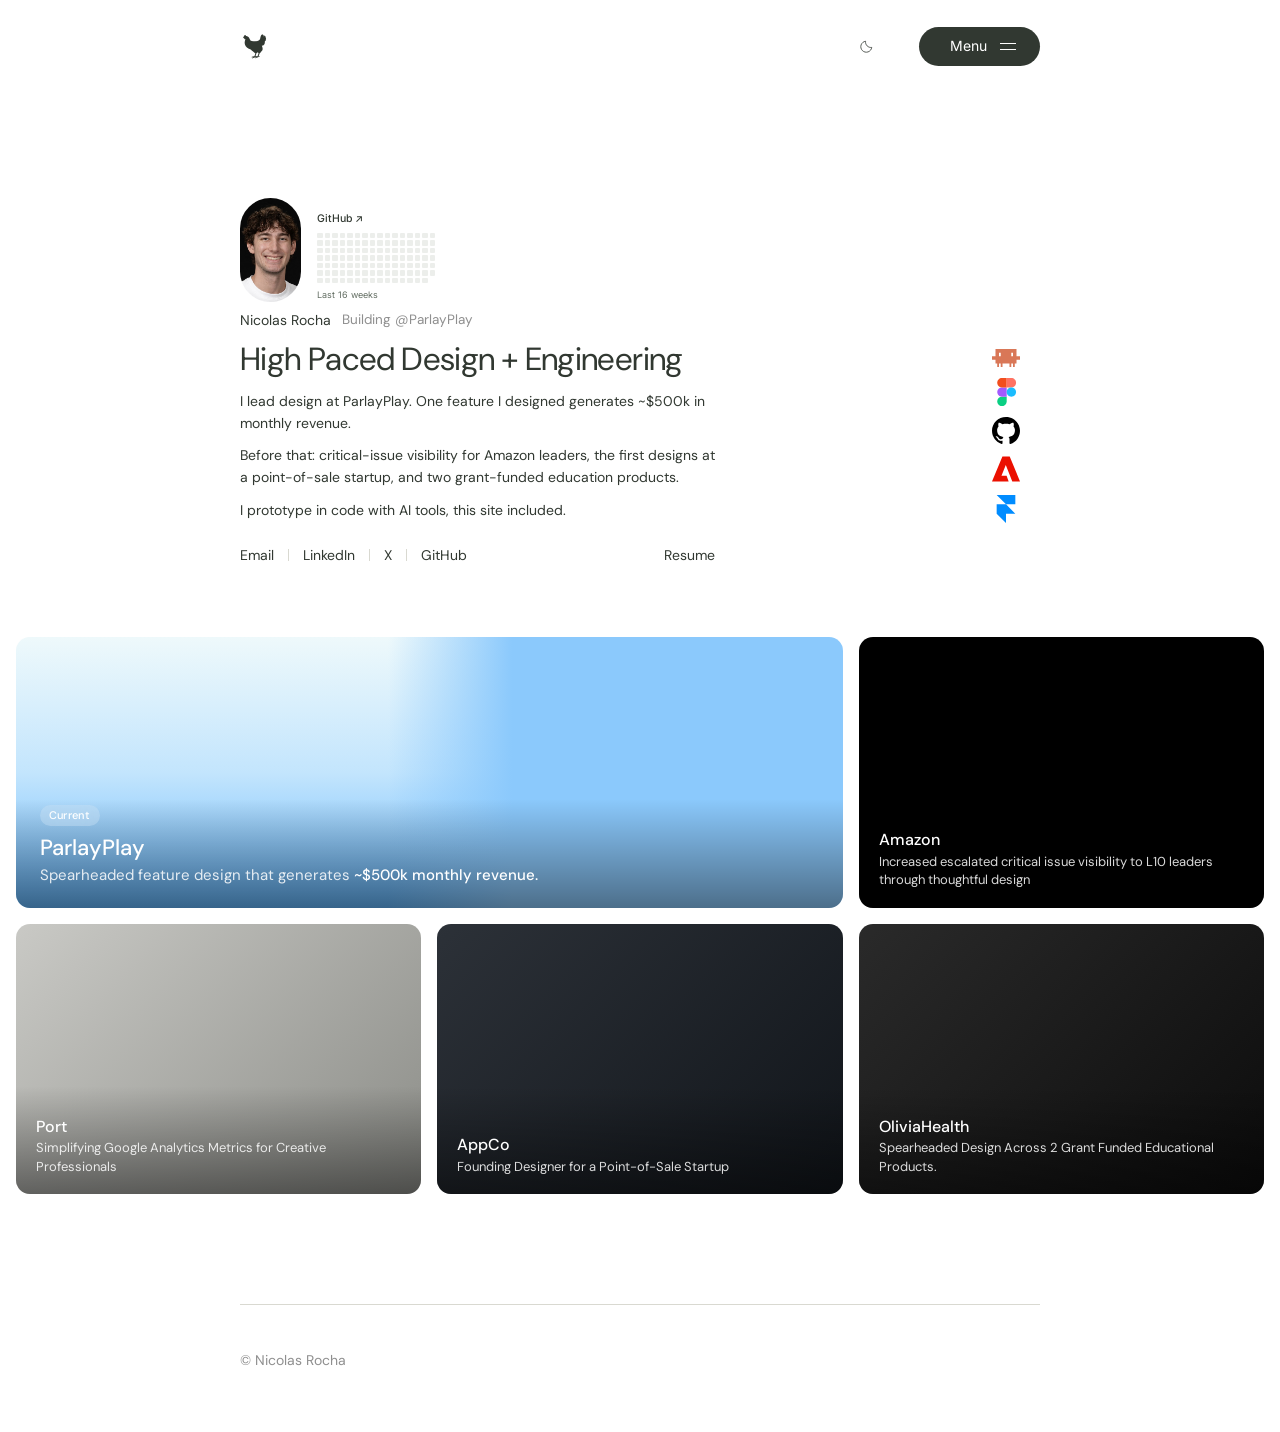
<file: index.html>
<!DOCTYPE html>
<html lang="en">
<head>
  <meta charset="UTF-8">
  <meta name="viewport" content="width=device-width, initial-scale=1.0">
  <title>Nicolas Rocha | Portfolio</title>
  <meta name="description" content="Nicolas Rocha, UX designer. AI-forward product design.">
  <link rel="preconnect" href="https://fonts.googleapis.com">
  <link rel="preconnect" href="https://fonts.gstatic.com" crossorigin>
  <link href="https://fonts.googleapis.com/css2?family=DM+Sans:opsz,wght@9..40,400;9..40,500;9..40,700&family=Inter:wght@400;500&display=swap" rel="stylesheet">
  <link rel="stylesheet" href="styles.css?v=29">
</head>
<body>

  <div class="page">

    <header class="site-header">
      <a class="logo" data-reveal style="--d:0ms" href="index.html" aria-label="Nicolas Rocha, home">
        <img src="images/cbi_chicken.png" alt="" width="29" height="29">
      </a>

      <div class="header-right">
        <button data-reveal style="--d:100ms" class="icon-button theme-toggle" type="button" aria-label="Toggle dark mode" aria-pressed="false" data-theme-toggle>
          <img src="images/icons/moon.svg" alt="" width="15" height="15">
        </button>

        <div class="menu" data-reveal style="--d:260ms">
          <button class="menu-button" type="button" aria-expanded="false" aria-controls="site-menu" data-menu-button>
            Menu <span class="menu-lines" aria-hidden="true"></span>
          </button>
          <nav class="menu-panel" id="site-menu" hidden>
            <a href="#work">Work</a>
            <a href="blog.html">Blog</a>
          </nav>
        </div>
      </div>
    </header>

    <main>

      <!-- Hero -->
      <section class="hero">
        <div class="hero-top">
          <img data-reveal style="--d:150ms" class="profile" src="images/portrait.png" alt="Portrait of Nicolas Rocha" width="61" height="104">

          <div class="github-activity" data-reveal style="--d:250ms">
            <a class="github-link" href="https://github.com/nicolasrocha6" target="_blank" rel="noopener">GitHub ↗</a>
            <div class="github-grid" data-github-grid aria-label="GitHub contributions over the last 16 weeks" role="img"></div>
            <p class="github-caption">Last 16 weeks</p>
          </div>
        </div>

        <div class="hero-meta" data-reveal style="--d:350ms">
          <h1 class="hero-name">Nicolas Rocha</h1>
          <p class="hero-subtitle">Building @ParlayPlay</p>
        </div>

        <h2 class="runner-headline" aria-label="High Paced Design + Engineering" data-runner-headline>
          <span class="runner-row">
            <span aria-hidden="true">
              <span class="word"><span data-letter>H</span><span data-letter>i</span><span data-letter>g</span><span data-letter>h</span></span>
              <span class="word"><span data-letter>P</span><span data-letter>a</span><span data-letter>c</span><span data-letter>e</span><span data-letter>d</span></span>
              <span class="word"><span data-letter>D</span><span data-letter>e</span><span data-letter>s</span><span data-letter>i</span><span data-letter>g</span><span data-letter>n</span></span>
              <span class="word"><span data-letter>+</span></span>
              <span class="word"><span data-letter>E</span><span data-letter>n</span><span data-letter>g</span><span data-letter>i</span><span data-letter>n</span><span data-letter>e</span><span data-letter>e</span><span data-letter>r</span><span data-letter>i</span><span data-letter>n</span><span data-letter>g</span></span>
            </span>
            <img class="runner-sprite" src="images/icons/claude-code.svg" alt="" aria-hidden="true" width="28" height="17.6">
          </span>
        </h2>

        <ul class="statements">
          <li data-reveal style="--d:1100ms">I lead design at ParlayPlay. One feature I designed generates ~$500k in monthly revenue.</li>
          <li data-reveal style="--d:1200ms">Before that: critical-issue visibility for Amazon leaders, the first designs at a point-of-sale startup, and two grant-funded education products.</li>
          <li data-reveal style="--d:1300ms">I prototype in code with AI tools, this site included.</li>
        </ul>

        <nav class="hero-links" aria-label="Contact and profiles" data-reveal style="--d:1400ms">
          <div class="hero-links-main">
            <a href="mailto:nicolasrocha6@gmail.com">Email</a>
            <!-- TODO: Replace # with your LinkedIn URL. -->
            <a href="#">LinkedIn</a>
            <!-- TODO: Replace # with your X profile URL. -->
            <a href="#">X</a>
            <a href="https://github.com/nicolasrocha6" target="_blank" rel="noopener">GitHub</a>
          </div>
          <!-- TODO: Replace # with a link to your resume PDF. -->
          <a href="#">Resume</a>
        </nav>

        <ul class="tool-logos" aria-label="Tools I use">
          <li data-stack-top><img src="images/icons/claude-code.svg" alt="Claude Code" width="28" height="17.6"></li>
          <li><img src="images/icons/figma.svg" alt="Figma" width="28" height="28"></li>
          <li><img src="images/icons/github.svg" alt="GitHub" width="28" height="27.3"></li>
          <li><img src="images/icons/adobe.svg" alt="Adobe" width="28" height="28"></li>
          <li><img src="images/icons/framer.svg" alt="Framer" width="28" height="28"></li>
        </ul>
      </section>

      <!-- Cases -->
      <section id="work" class="section" aria-label="Case studies">
        <div class="case-grid" data-reveal style="--d:1550ms">
          <a class="case case--featured" href="work/parlayplay.html">
            <div class="case-media">
              <video class="case-main" src="videos/parlayplay.mp4" autoplay muted loop playsinline preload="auto" aria-hidden="true"></video>
            </div>
            <div class="case-caption">
              <p class="case-tag">Current</p>
              <h3 class="case-title">ParlayPlay</h3>
              <p class="case-desc">Spearheaded feature design that generates <strong>~$500k monthly revenue.</strong></p>
            </div>
          </a>
          <a class="case case--inset" style="--case-bg: #000" href="#">
            <div class="case-media">
              <video src="videos/amazon.mp4?v=2" muted loop playsinline preload="auto" aria-hidden="true" data-play-times="2"></video>
            </div>
            <div class="case-caption">
              <h3 class="case-title">Amazon</h3>
              <p class="case-desc">Increased escalated critical issue visibility to L10 leaders through thoughtful design</p>
            </div>
          </a>
          <a class="case" href="#">
            <div class="case-media">
              <video src="videos/port.mp4?v=3" autoplay muted loop playsinline preload="auto" aria-hidden="true"></video>
            </div>
            <div class="case-caption">
              <h3 class="case-title">Port</h3>
              <p class="case-desc">Simplifying Google Analytics Metrics for Creative Professionals</p>
            </div>
          </a>
          <a class="case" href="work/appco.html">
            <div class="case-media">
              <video src="videos/appco.mp4" autoplay muted loop playsinline preload="auto" aria-hidden="true"></video>
            </div>
            <div class="case-caption">
              <h3 class="case-title">AppCo</h3>
              <p class="case-desc">Founding Designer for a Point-of-Sale Startup</p>
            </div>
          </a>
          <a class="case" href="#">
            <div class="case-media">
              <!-- TODO: replace with <video src="videos/oliviahealth.mp4" autoplay muted loop playsinline></video> -->
            </div>
            <div class="case-caption">
              <h3 class="case-title">OliviaHealth</h3>
              <p class="case-desc">Spearheaded Design Across 2 Grant Funded Educational Products.</p>
            </div>
          </a>
        </div>
      </section>

    </main>

    <footer class="site-footer">
      <p>© Nicolas Rocha</p>
    </footer>

  </div>

  <script src="runner.js?v=8" defer></script>
  <script src="header.js?v=8" defer></script>
  <script src="cases.js?v=6" defer></script>
</body>
</html>
</file>
<file: styles.css>
/* Layout, type and colors match the Figma frame "Portfolio — native editable layout"
   (node 26:43). The frame is drawn at 2x, so every Figma value here is halved. */
:root {
  --text: #313831;
  --muted: #8f8f8f;
  --subtle: #636e63;
  --bg: #ffffff;
  --border: #d9d9d1;
  --panel: #f1f0ec;
  --card: #fdfdfb;
  --cell: #eceeeb;
  --cell-on: #216e39;
  --button-bg: #313831;
  --button-text: #ffffff;
  --icon-filter: none;
}

/* Dark theme, switched on by the moon button in the header */
:root[data-theme="dark"] {
  --text: #eceeeb;
  --muted: #9a9f9a;
  --subtle: #9a9f9a;
  --bg: #121512;
  --border: #2f342f;
  --panel: #1d211d;
  --card: #171a17;
  --cell: #262b26;
  --cell-on: #39d353;
  --button-bg: #eceeeb;
  --button-text: #121512;
  --icon-filter: invert(1);
}

* {
  box-sizing: border-box;
}

body {
  position: relative;
  margin: 0;
  font-family: "DM Sans", sans-serif;
  font-optical-sizing: auto;
  color: var(--text);
  background: var(--bg);
  line-height: 1.4;
  -webkit-font-smoothing: antialiased;
  transition: background-color 0.2s ease, color 0.2s ease;
}

a {
  color: inherit;
}

/* Centered content column, 800px wide like the Figma frame */
.page {
  position: relative;
  z-index: 1;
  max-width: 832px;
  margin: 0 auto;
  padding: 0 16px;
}

/* Header */
.site-header {
  display: flex;
  justify-content: space-between;
  align-items: center;
  gap: 16px;
  padding-top: 27px;
}

.logo {
  display: block;
  line-height: 0;
}

/* The chicken is a dark silhouette, so it flips to light in dark mode */
.logo img {
  display: block;
  width: 29px;
  height: 29px;
  filter: var(--icon-filter);
}

.logo:hover img {
  opacity: 0.7;
}

.header-right {
  display: flex;
  align-items: center;
}

.icon-button {
  display: grid;
  place-items: center;
  padding: 0;
  border: 0;
  background: none;
  cursor: pointer;
}

.theme-toggle {
  margin-left: 15px;
}

.theme-toggle img,
.tool-logos img[alt="GitHub"] {
  filter: var(--icon-filter);
}

.theme-toggle:hover {
  opacity: 0.7;
}

.menu {
  position: relative;
  margin-left: 45px;
}

.menu-button {
  display: flex;
  align-items: center;
  gap: 13px;
  height: 38.5px;
  padding: 0 24px 0 31.5px;
  border: 0;
  border-radius: 22.5px;
  background: var(--button-bg);
  color: var(--button-text);
  font-family: "Inter", sans-serif;
  font-size: 14px;
  line-height: 19.6px;
  cursor: pointer;
}

.menu-button:hover {
  opacity: 0.85;
}

/* Two short bars, like the Figma "Menu top line" and "Menu bottom line" */
.menu-lines {
  position: relative;
  width: 16px;
  height: 7.5px;
  border-top: 1.5px solid currentColor;
  border-bottom: 1.5px solid currentColor;
}

.menu-panel {
  position: absolute;
  right: 0;
  top: calc(100% + 8px);
  z-index: 10;
  display: flex;
  flex-direction: column;
  min-width: 160px;
  padding: 8px;
  border: 1px solid var(--border);
  border-radius: 18px;
  background: var(--card);
  box-shadow: 0 8px 24px rgba(0, 0, 0, 0.08);
}

.menu-panel[hidden] {
  display: none;
}

.menu-panel a {
  padding: 8px 12px;
  border-radius: 10px;
  text-decoration: none;
  font-size: 14px;
}

.menu-panel a:hover {
  background: var(--panel);
}

/* Hero */
.hero {
  position: relative;
  padding-top: 132px;
}

.hero-top {
  display: flex;
  align-items: flex-start;
  gap: 16px;
}

.profile {
  display: block;
  flex-shrink: 0;
  width: 61px;
  height: 104px;
  border-radius: 30.5px;
  object-fit: cover;
}

/* GitHub activity: a 16-week contribution grid, filled by header.js */
.github-activity {
  margin-top: 8px;
}

.github-link {
  display: inline-block;
  font-family: "Inter", sans-serif;
  font-size: 10.5px;
  font-weight: 500;
  line-height: 14px;
  text-decoration: none;
}

.github-link:hover {
  text-decoration: underline;
}

.github-grid {
  display: grid;
  grid-template-rows: repeat(7, 5.5px);
  grid-auto-flow: column;
  grid-auto-columns: 5.5px;
  gap: 2px;
  margin-top: 5px;
  min-height: 50.5px;
}

.github-cell {
  border-radius: 1px;
  background: var(--cell);
}

.github-cell[data-level="1"] { background: color-mix(in srgb, var(--cell-on) 40%, var(--cell)); }
.github-cell[data-level="2"] { background: color-mix(in srgb, var(--cell-on) 65%, var(--cell)); }
.github-cell[data-level="3"] { background: color-mix(in srgb, var(--cell-on) 85%, var(--cell)); }
.github-cell[data-level="4"] { background: var(--cell-on); }

.github-caption {
  margin: 5.5px 0 0;
  font-family: "Inter", sans-serif;
  font-size: 9px;
  line-height: 12px;
  color: var(--subtle);
}

.hero-meta {
  display: flex;
  align-items: center;
  gap: 11px;
  margin-top: 9.5px;
}

.hero-name {
  margin: 0;
  font-size: 14px;
  font-weight: 400;
  line-height: 19.6px;
}

.hero-subtitle {
  margin: 0;
  font-size: 13.5px;
  line-height: 18.9px;
  color: var(--muted);
}

/* Runner headline (ported from the Framer code component) */
.runner-headline {
  margin: 9.5px 0 0;
  font-family: "DM Sans", sans-serif;
  letter-spacing: -0.02em;
  font-size: 32px;
  font-weight: 400;
  line-height: 38.4px;
  text-align: left;
  color: var(--text);
}

.runner-row {
  display: inline-block;
  position: relative;
}

.word {
  white-space: nowrap;
}

[data-letter] {
  display: inline-block;
}

.runner-sprite {
  position: absolute;
  top: 0;
  left: 0;
  width: 28px;
  height: 17.6px;
  z-index: 2;
  visibility: hidden;
  pointer-events: none;
}

/* Hero statements */
.statements {
  list-style: none;
  padding: 0;
  margin: 12.5px 0 0;
  max-width: 475px;
  font-size: 14px;
  line-height: 21.75px;
}

.statements li {
  margin-bottom: 11px;
}

.statements li:last-child {
  margin-bottom: 0;
}

/* Simple text links under the statements: profiles on the left, resume on the right */
.hero-links {
  display: flex;
  justify-content: space-between;
  align-items: center;
  gap: 16px;
  max-width: 475px;
  margin-top: 24px;
  font-size: 14px;
  line-height: 19.6px;
}

.hero-links-main {
  display: flex;
  align-items: center;
}

.hero-links a {
  text-decoration: none;
}

.hero-links a:hover {
  text-decoration: underline;
  text-underline-offset: 3px;
}

/* Thin divider between the profile links */
.hero-links-main a + a::before {
  content: "";
  display: inline-block;
  width: 1px;
  height: 12px;
  margin: 0 14px;
  vertical-align: -1px;
  background: var(--border);
}

.hero-links-main a + a:hover::before {
  text-decoration: none;
}

/* Tool logos, stacked on the right of the hero */
.tool-logos {
  position: absolute;
  top: calc(132px + 151.5px);
  right: 20px;
  display: flex;
  flex-direction: column;
  align-items: center;
  gap: 11.2px;
  width: 28px;
  margin: 0;
  padding: 0;
  list-style: none;
}

.tool-logos li {
  line-height: 0;
}

.tool-logos img {
  display: block;
  width: 28px;
  height: auto;
}

/* Sections */
.section {
  padding-top: 110px;
}

#work {
  padding-top: 72px;
}

/* Case grid: wide video tiles with the name and summary over the bottom-left.
   It breaks out of the 800px column to use the full window width. */
body {
  overflow-x: clip;
}

.case-grid {
  position: relative;
  left: 50%;
  width: min(1680px, 100vw - 32px);
  transform: translateX(-50%);
  display: grid;
  grid-template-columns: repeat(3, 1fr);
  gap: 16px;
  margin-bottom: 48px;
}

/* The page-load reveal also uses transform, so keep the centering on a wrapper-free path */
@media (prefers-reduced-motion: no-preference) {
  .case-grid[data-reveal] {
    animation-name: case-grid-in;
  }
}

@keyframes case-grid-in {
  from {
    opacity: 0;
    transform: translateX(-50%) translateY(10px);
    filter: blur(4px);
  }
}

.case {
  position: relative;
  display: block;
  aspect-ratio: 3 / 2;
  overflow: hidden;
  border-radius: 14px;
  color: #fff;
  text-decoration: none;
  background: linear-gradient(135deg, #d9d9d4 0%, #a9aaa4 100%);
  isolation: isolate;
}

.case:nth-child(2) { background: linear-gradient(135deg, #eceae4 0%, #bdbcb5 100%); }
.case:nth-child(3) { background: linear-gradient(135deg, #c9c9c5 0%, #8c8d88 100%); }
.case:nth-child(4) { background: linear-gradient(135deg, #2c3138 0%, #11151a 100%); }
.case:nth-child(5) { background: linear-gradient(135deg, #2a2a2a 0%, #0c0c0c 100%); }

.case-media {
  position: absolute;
  inset: 0;
  z-index: -1;
}

.case-media video,
.case-media img {
  width: 100%;
  height: 100%;
  object-fit: cover;
  transition: transform 0.6s cubic-bezier(0.2, 0.7, 0.25, 1);
}

.case:hover .case-media video,
.case:hover .case-media img {
  transform: scale(1.03);
}

/* Inset tiles: the video sits smaller in the middle, on a background that matches
   the video's own, so its edges disappear. Set the color with --case-bg. */
.case.case--inset {
  background: var(--case-bg, #000);
}

.case--inset .case-media {
  display: grid;
  place-items: center;
}

.case--inset .case-media video {
  width: 62%;
  height: auto;
  object-fit: contain;
}

/* Featured tile: spans two columns. The video sits whole in the middle, its edges
   fade out, and the tile behind it is painted in the video's own sky colors. */
.case--featured {
  grid-column: span 2;
  aspect-ratio: auto;
}

/* Sky colors sampled from the ParlayPlay recording's left and right edges */
.case.case--featured {
  background:
    linear-gradient(to right, rgba(139, 201, 252, 0) 45%, #8bc9fc 60%),
    linear-gradient(to bottom, #eef9fb, #c3e5fd 50%, #64b6fc);
}

.case--featured .case-media .case-main {
  position: relative;
  object-fit: contain;
  -webkit-mask-image: linear-gradient(to right, transparent, #000 14%, #000 86%, transparent);
  mask-image: linear-gradient(to right, transparent, #000 14%, #000 86%, transparent);
}

.case--featured::after {
  inset: 50% 0 0;
  background: linear-gradient(to bottom, rgba(0, 0, 0, 0), rgba(0, 0, 0, 0.55));
}

.case--featured .case-caption {
  left: 24px;
  bottom: 22px;
}

.case-tag {
  display: inline-block;
  margin: 0 0 8px;
  padding: 3px 9px;
  border-radius: 999px;
  font-size: 11px;
  font-weight: 500;
  letter-spacing: 0.02em;
  background: rgba(255, 255, 255, 0.2);
  -webkit-backdrop-filter: blur(8px);
  backdrop-filter: blur(8px);
}

.case--featured .case-title {
  font-size: 22px;
}

.case--featured .case-desc {
  font-size: 15px;
}

.case-desc strong {
  font-weight: 500;
  color: #fff;
}

/* A soft dark fade behind the text so it reads on any video */
.case::after {
  content: "";
  position: absolute;
  inset: 60% 0 0;
  z-index: -1;
  background: linear-gradient(to bottom, rgba(0, 0, 0, 0), rgba(0, 0, 0, 0.45));
  pointer-events: none;
}

.case-caption {
  position: absolute;
  left: 20px;
  right: 20px;
  bottom: 18px;
  font-family: "DM Sans", sans-serif;
}

.case-title {
  margin: 0;
  font-family: inherit;
  font-size: 16px;
  font-weight: 500;
  line-height: 1.3;
}

.case-desc {
  margin: 2px 0 0;
  font-family: inherit;
  font-size: 13px;
  line-height: 1.4;
  color: rgba(255, 255, 255, 0.85);
}

@media (max-width: 1100px) {
  .case-grid {
    grid-template-columns: repeat(2, 1fr);
  }

  .case--featured {
    aspect-ratio: 2 / 1;
  }
}

@media (max-width: 640px) {
  .case-grid {
    grid-template-columns: 1fr;
    gap: 12px;
  }

  .case--featured {
    grid-column: auto;
    aspect-ratio: 3 / 2;
  }

  .case--featured .case-caption {
    left: 16px;
    bottom: 14px;
  }

  .case--featured::after {
    inset: 35% 0 0;
    background: linear-gradient(to bottom, rgba(0, 0, 0, 0), rgba(0, 0, 0, 0.7));
  }

  .case--featured .case-title {
    font-size: 18px;
  }

  .case--featured .case-desc {
    font-size: 14px;
  }

  .case-caption {
    left: 16px;
    right: 16px;
    bottom: 14px;
  }
}

/* Footer */
.site-footer {
  margin-top: 110px;
  padding: 32px 0 48px;
  border-top: 1px solid var(--border);
  color: var(--muted);
  font-size: 14px;
}

/* Medium screens: drop the extras in the header and move the tool logos into a row */
@media (max-width: 760px) {
  .theme-toggle {
    display: none;
  }

  .menu {
    margin-left: 0;
  }

  .tool-logos {
    position: static;
    flex-direction: row;
    width: auto;
    gap: 16px;
    margin-top: 16px;
  }
}

/* Small screens */
@media (max-width: 520px) {
  .hero {
    padding-top: 72px;
  }

  .hero .runner-headline {
    font-size: 28px;
    line-height: 34px;
  }
}

/* Load-in: text and pieces fade up one after another (delays set with --d in the HTML).
   The tool stack stays hidden until runner.js raises it; if the script never runs,
   it fades in after a few seconds anyway. */
@media (prefers-reduced-motion: no-preference) {
  [data-reveal] {
    animation: reveal-in 0.7s cubic-bezier(0.2, 0.7, 0.25, 1) backwards;
    animation-delay: var(--d, 0ms);
  }

  @media (min-width: 761px) {
    .tool-logos {
      opacity: 0;
      animation: tools-fallback 0.4s 7s forwards;
    }
  }
}

@keyframes reveal-in {
  from {
    opacity: 0;
    transform: translateY(10px);
    filter: blur(4px);
  }
}

@keyframes tools-fallback {
  to {
    opacity: 1;
  }
}

/* Respect people who prefer less motion */
@media (prefers-reduced-motion: reduce) {
  .runner-sprite {
    display: none;
  }
}
</file>
